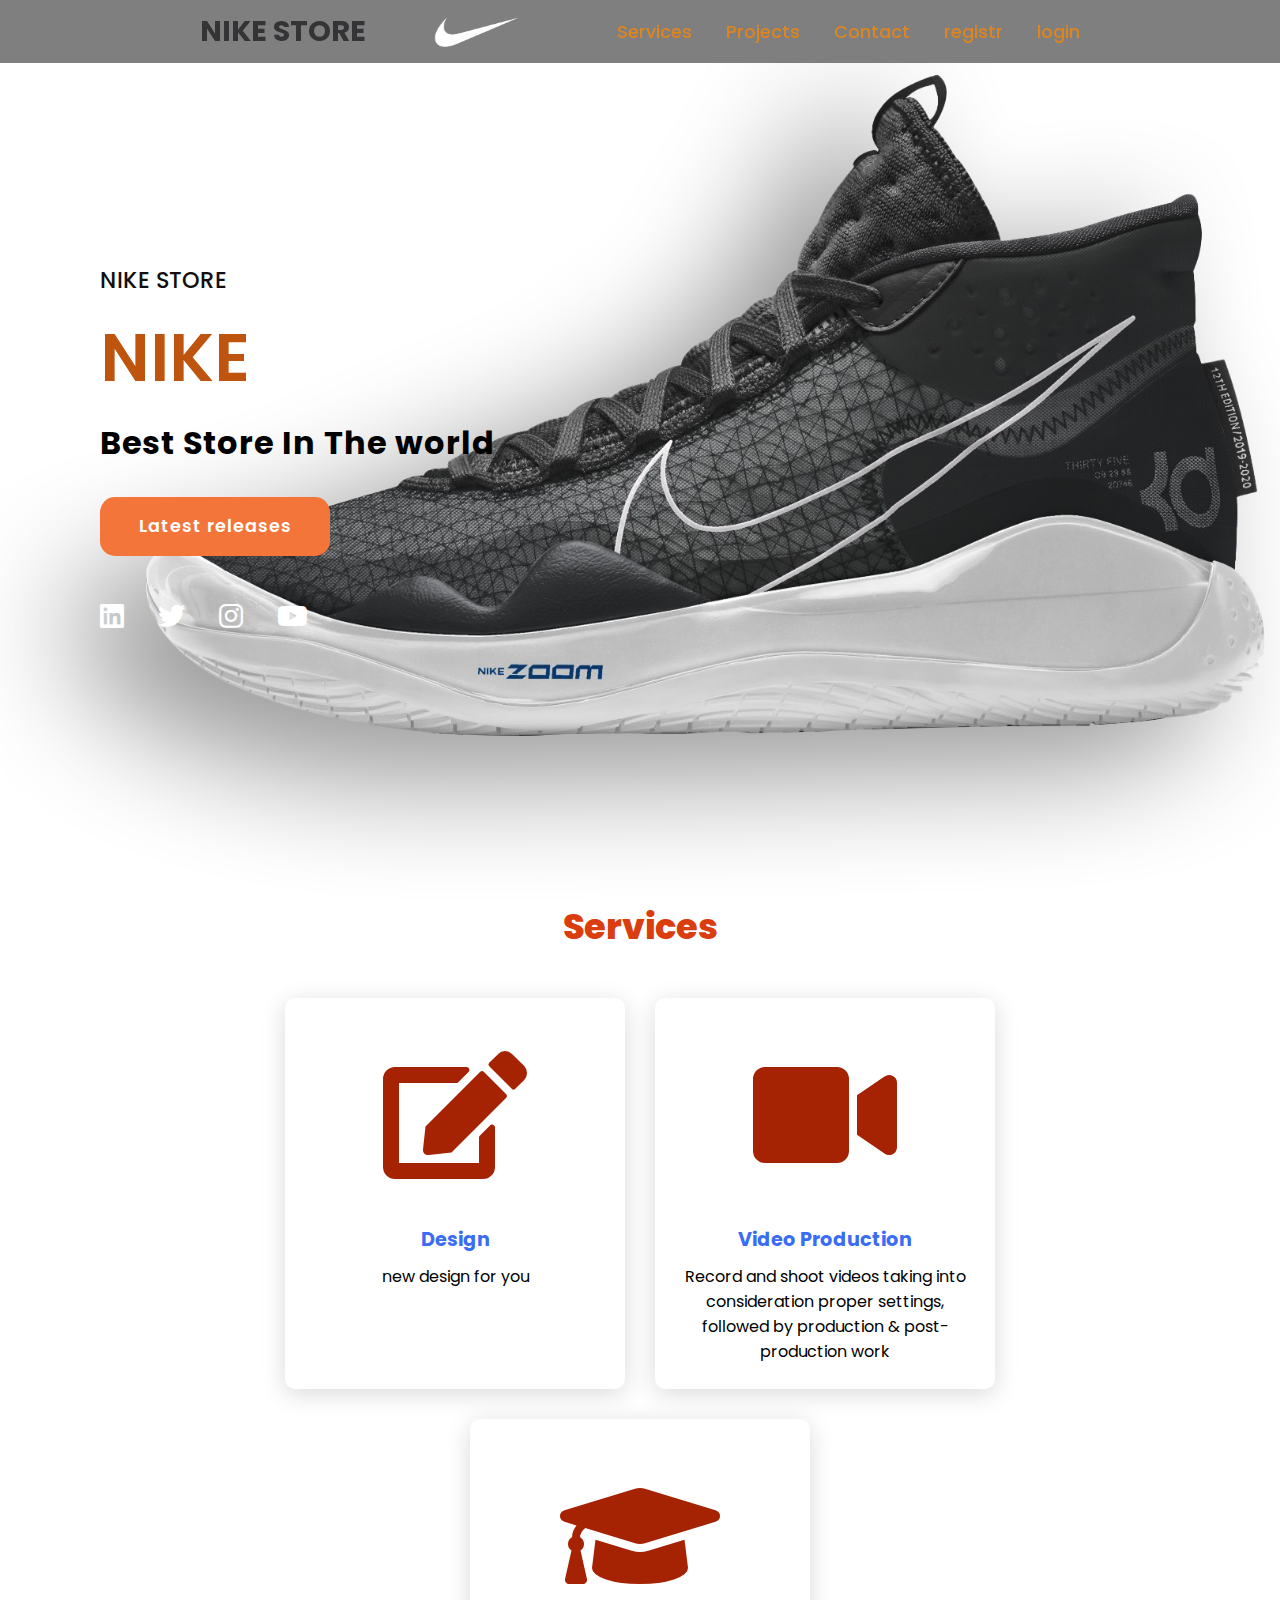
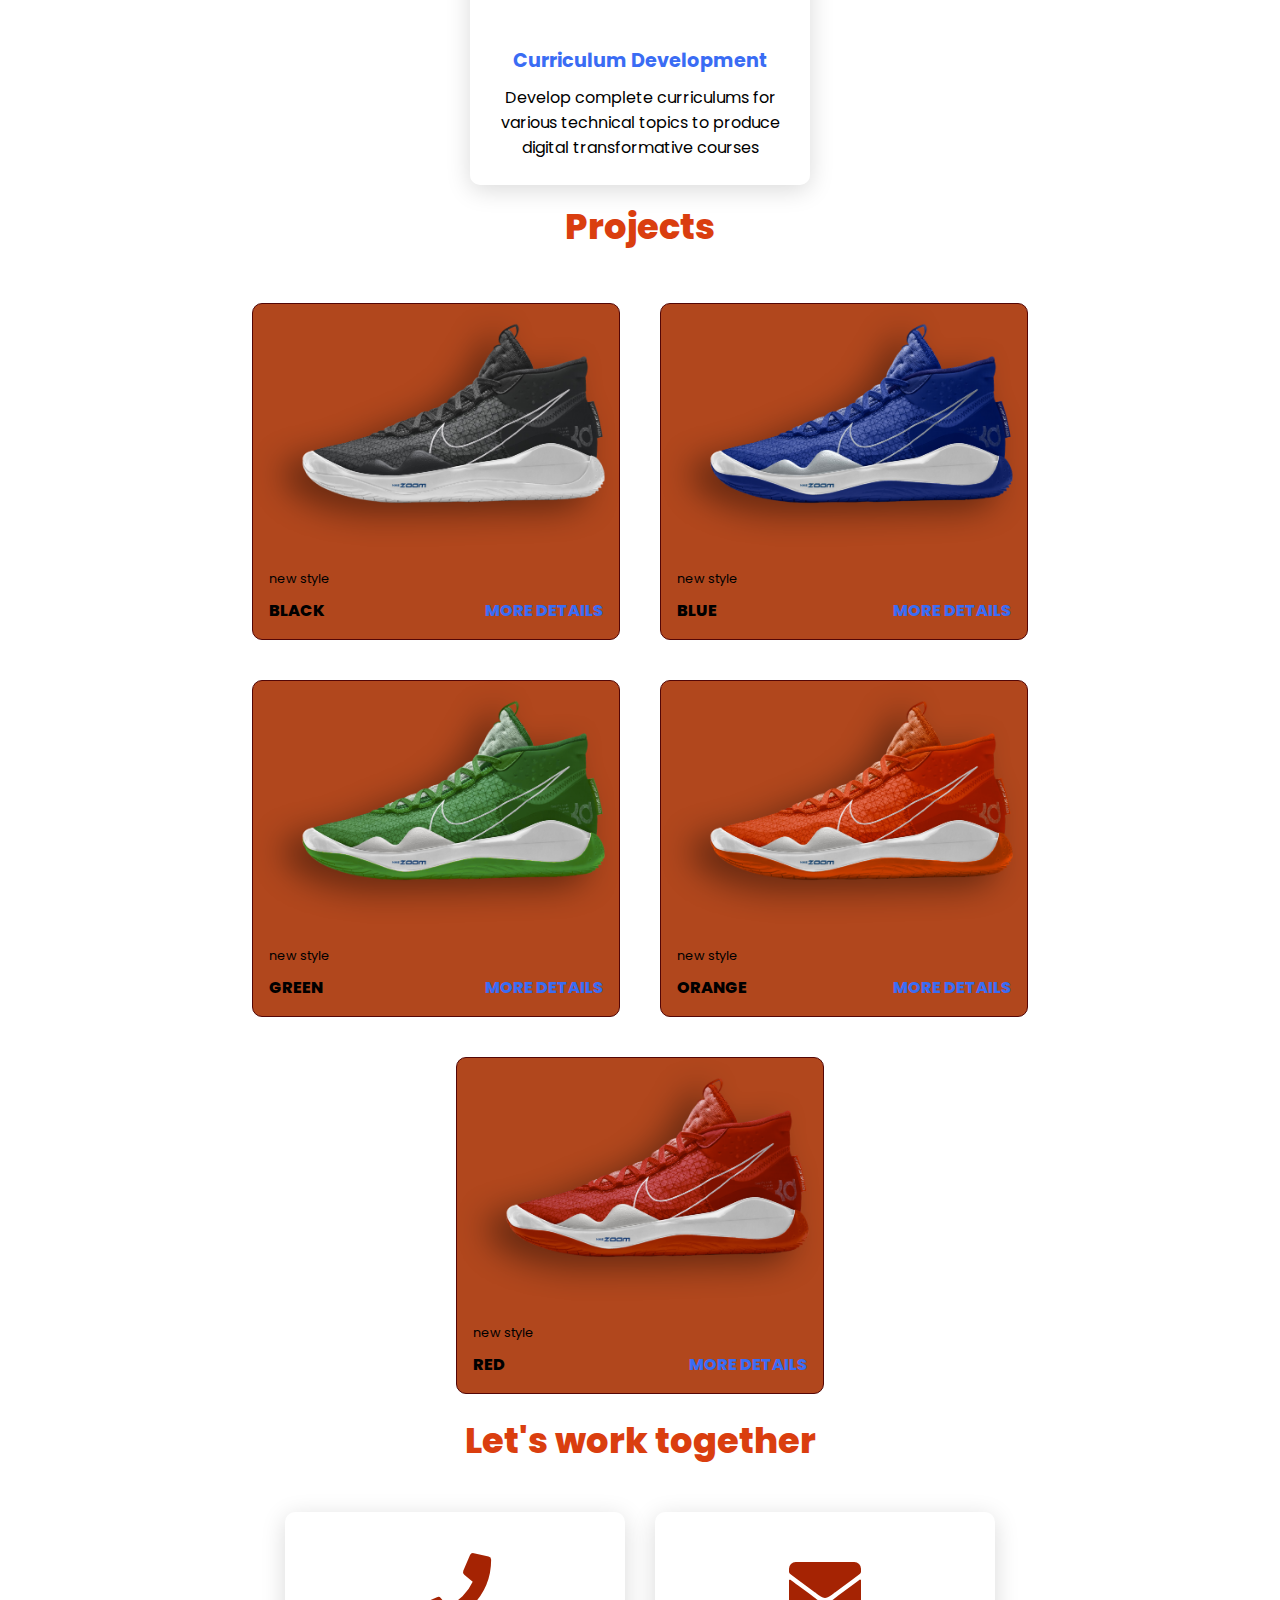
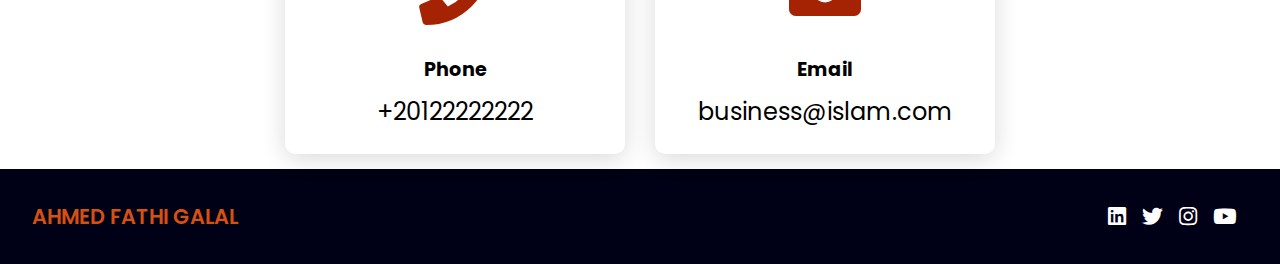
<file: index.html>
<!DOCTYPE html>
<html lang="en">
<head>
    <meta charset="UTF-8">
    <meta http-equiv="X-UA-Compatible" content="IE=edge">
    <meta name="viewport" content="width=device-width, initial-scale=1.0">
    <link rel="stylesheet" href="https://cdnjs.cloudflare.com/ajax/libs/font-awesome/5.15.4/css/all.min.css">
    <link rel="stylesheet" href="style.css">

    
   
    <title>NIKE</title>
</head>
<body>

    <header>
         <a href="#" class="logo" >NIKE STORE </a><img style=" height:30px;" src="sh\logo.png">
        <nav class="navigation">
            <a href="#services">Services</a>
            <a href="#projects">Projects</a>
            <a href="#contact">Contact</a>
            <a href="register.html">registr</a>
            <a href="login.html">login</a>
        </nav>
    </header>


    <section class="main"  >
        <div>
            <h2>NIKE STORE<br><span>NIKE</span></h2>
            <h3>Best Store In The world</h3>
            <a href="file:///C:/Users/Ahmed/OneDrive/Desktop/New%20folder/sh%20nike/Product-Card-Using-HTML-CSS-master/index.html" class="main-btn">Latest releases</a>
            <div class="social-icons">
                <a href="#"><i class="fab fa-linkedin"></i></a>
                <a href="#"><i class="fab fa-twitter"></i></a>
                <a href="#"><i class="fab fa-instagram"></i></a>
                <a href="#"><i class="fab fa-youtube"></i></a>
            </div>
        </div>
    </section>

    <section    class="cards" id="services" >
        <h2 class="title">Services</h2>
        <div class="content">
            <div class="card">
                <div class="icon">
                    <i class="fas fa-edit"></i>
                </div>
                <div class="info">
                    <h3>Design</h3>
                    <p>new design for you</p>
                </div>
            </div>
            <div class="card">
                <div class="icon">
                    <i class="fas fa-video"></i>
                </div>
                <div class="info">
                    <h3>Video Production</h3>
                    <p>Record and shoot videos taking into consideration proper settings, followed by production & post-production work</p>
                </div>
            </div>
            <div class="card">
                <div class="icon">
                    <i class="fas fa-graduation-cap"></i>
                </div>
                <div class="info">
                    <h3>Curriculum Development</h3>
                    <p>Develop complete curriculums for various technical topics to produce digital transformative courses</p>
                </div>
            </div>
        </div>
    </section>

    <section class="projects" id="projects">
        <h2 class="title">Projects</h2>
        <div class="content">
            <div class="project-card">
                <div class="project-image">
                    <img src="sh\black.png" />
                </div>
                <div class="project-info">
                    <p class="project-category">new style</p>
                    <strong class="project-title">
                        <span>BLACK</span>
                        <a href="file:///C:/Users/Ahmed/OneDrive/Desktop/New%20folder/sh%20nike/Product-Card-Using-HTML-CSS-master/index.html" class="more-details">More details</a>
                    </strong>
                </div>
            </div>
            <div class="project-card">
                <div class="project-image">
                    <img src="sh\blue.png" />
                </div>
                <div class="project-info">
                    <p class="project-category">new style</p>
                    <strong class="project-title">
                        <span>BLUE</span>
                        <a href="file:///C:/Users/Ahmed/OneDrive/Desktop/New%20folder/sh%20nike/Product-Card-Using-HTML-CSS-master/index.html" class="more-details">More details</a>
                    </strong>
                </div>
            </div>
            <div class="project-card">
                <div class="project-image">
                    <img src="sh\green.png" />
                </div>
                <div class="project-info">
                    <p class="project-category">new style</p>
                    <strong class="project-title">
                        <span>GREEN</span>
                        <a href="file:///C:/Users/Ahmed/OneDrive/Desktop/New%20folder/sh%20nike/Product-Card-Using-HTML-CSS-master/index.html" class="more-details">More details</a>
                    </strong>
                </div>
            </div>
            <div class="project-card">
                <div class="project-image">
                    <img src="sh\orange.png" />
                </div>
                <div class="project-info">
                    <p class="project-category">new style</p>
                    <strong class="project-title">
                        <span>ORANGE</span>
                        <a href="file:///C:/Users/Ahmed/OneDrive/Desktop/New%20folder/sh%20nike/Product-Card-Using-HTML-CSS-master/index.html" class="more-details">More details</a>
                    </strong>
                </div>
            </div>
            <div class="project-card">
                <div class="project-image">
                    <img src="sh\red.png" />
                </div>
                <div class="project-info">
                    <p class="project-category">new style</p>
                    <strong class="project-title">
                        <span>RED</span>
                        <a href="file:///C:/Users/Ahmed/OneDrive/Desktop/New%20folder/sh%20nike/Product-Card-Using-HTML-CSS-master/index.html" class="more-details">More details</a>
                    </strong>
                </div>
            </div>
           
        </div>
    </section>

    <section class="cards contact" id="contact">
        <h2 class="title">Let's work together</h2>
        <div class="content">
            <div class="card">
                <div class="icon">
                    <i class="fas fa-phone"></i>
                </div>
                <div class="info">
                    <h3>Phone</h3>
                    <p>+20122222222</p>
                </div>
            </div>
            <div class="card">
                <div class="icon">
                    <i class="fas fa-envelope"></i>
                </div>
                <div class="info">
                    <h3>Email</h3>
                    <p>business@islam.com</p>
                </div>
            </div>
        </div>
    </section>
    
    <footer class="footer">
        <p class="footer-title"><span>AHMED FATHI GALAL</span></p>
        <div class="social-icons">
            <a href="#"><i class="fab fa-linkedin"></i></a>
            <a href="#"><i class="fab fa-twitter"></i></a>
            <a href="#"><i class="fab fa-instagram"></i></a>
            <a href="#"><i class="fab fa-youtube"></i></a>
        </div>
    </footer>

</body>
</html>
</file>
<file: style.css>
@import url('https://fonts.googleapis.com/css2?family=Poppins:ital,wght@0,100;0,200;0,300;0,400;0,500;0,600;0,700;0,800;0,900;1,100;1,200;1,300;1,400;1,500;1,600;1,700;1,800;1,900&display=swap');

*{
    font-family: 'Poppins', sans-serif;
    margin: 0;
    padding: 0;
    box-sizing: border-box;
    scroll-behavior: smooth; 
}


header {
    background-color: #6d6d6de0;
    width: 100%;
    position: fixed;
    z-index: 999;
    display: flex;
    justify-content: space-between;
    align-items: center;
    padding: 10px 200px ;
}




.logo{
    text-decoration: none;
    color: #343436;
    text-transform: uppercase;
    font-weight: 700;
    font-size: 1.8em;
}

.navigation a{
    color: #dd8521;
    text-decoration: none;
    font-size: 1.1em;
    font-weight: 500;
    padding-left: 30px;
}

.navigation a:hover{
    color: #601cfc;
}
section{
    padding: 0 100px;
}


.main {
    width: 100%;
    min-height: 100vh;
    display: flex;
    align-items: center;
    background: url(sh/black.png);
    background-size: cover;
    background-position: center;
    background-attachment: fixed;
    
}

.main h2 {
    color: rgb(19, 15, 15);
    font-size: 1.4em;
    font-weight: 500;
}

.main h2 span {
    display: inline-block;
    margin-top: 10px;
    color: #be540d;
    font-size: 3em;
    font-weight: 600;
}

.main h3 {
    color: rgb(0, 0, 0);
    font-size: 2em;
    font-weight: 700;
    letter-spacing: 1px;
    margin-top: 10px;
    margin-bottom: 30px;
}

.main-btn {
    color: #fff;
    background-color: #f4753a;
    text-decoration: none;
    font-size: 1.1em;
    font-weight: 600;
    display: inline-block;
    padding: 0.9375em 2.1875em;
    letter-spacing: 1px;
    border-radius: 15px;
    margin-bottom: 40px;
    transition: 0.7s ease;
}

.main-btn:hover {
    background-color: #0a49f6;
    transform: scale(1.1);
}

.social-icons a {
    color: #fff;
    font-size: 1.7em;
    padding-right: 30px;
}

.title {
    display: flex;
    justify-content: center;
    color: #da3e0f;
    font-size: 2.2em;
    font-weight: 800;
    margin-bottom: 30px;
}

.content {
    display: flex;
    justify-content: center;
    flex-direction: row;
    flex-wrap: wrap;
}

.card {
    background-color: #fff;
    width: 21.25em;
    box-shadow: 0 5px 25px rgba(1 1 1 / 15%);
    border-radius: 10px;
    padding: 25px;
    margin: 15px;
    transition: 0.7s ease;
}

.card:hover {
    transform: scale(1.1);
}

.card .icon {
    color: #a52303;
    font-size: 8em;
    text-align: center;
}

.info {
    text-align: center;
}

.info h3{
    color: #3a6cf4;
    font-size: 1.2em;
    font-weight: 700;
    margin: 10px;
}

.projects {
    background-color: #ffffff79;
}

.projects .content{
    margin-top: 30px;
}

.project-card {
    background-color: rgb(177, 71, 29);
    border: 1px solid rgb(83, 6, 6);
    min-height: 14em;
    width: 23em;
    overflow: hidden;
    border-radius: 10px;
    margin: 20px;
    transition: 0.7s ease;
}

.project-card:hover {
   transform: scale(1.1);
}

.project-card:hover .project-image {
    opacity: 0.9;
 }

.project-image img{
    width: 100%
}

.project-info {
    padding: 1em;
}

.project-category {
    font-size: 0.8em;
    color: #000;
}

.project-title {
    display: flex;
    justify-content: space-between;
    text-transform: uppercase;
    font-weight: 800;
    margin-top: 10px;
}

.more-details {
    text-decoration: none;
    color: #3a6cf4;
}

.more-details:hover {
    color: #601cfc;
}

.contact .icon{
    font-size: 4.5em;
}

.contact .info h3 {
    color: #000;
}

.contact .info p {
    font-size: 1.5em;
}

.footer {
    background-color: #000016;
    color: #fff;
    padding: 2em;
    display: flex;
    justify-content: space-between;
}

.footer-title {
    font-size: 1.3em;
    font-weight: 600;
}

.footer-title span {
    color: #d65012;
}

.footer .social-icons a{
    font-size: 1.3em;
    padding: 0 12px 0 0;
}

@media (max-width:1023px){
    header{
        padding: 12px 20px;
    }

    .navigation a{
        padding-left: 10px;
    }

    .title{
        font-size: 1.8em;
    }

    section{
        padding: 80px 20px;
    }

    .main-content h2{
        font-size: 1em;
    }

    .main-content h3{
        font-size: 1.6em;
    }

    .content{
        flex-direction: column;
        align-items: center;
    }

}

@media (max-width:641px){
    body{
        font-size: 12px;
    }

    .main-content h2{
        font-size: 0.8em;
    }

    .main-content h3{
        font-size: 1.4em;
    }
}

@media (max-width:300px){
    body{
        font-size: 10px;
     
    }
}
</file>
